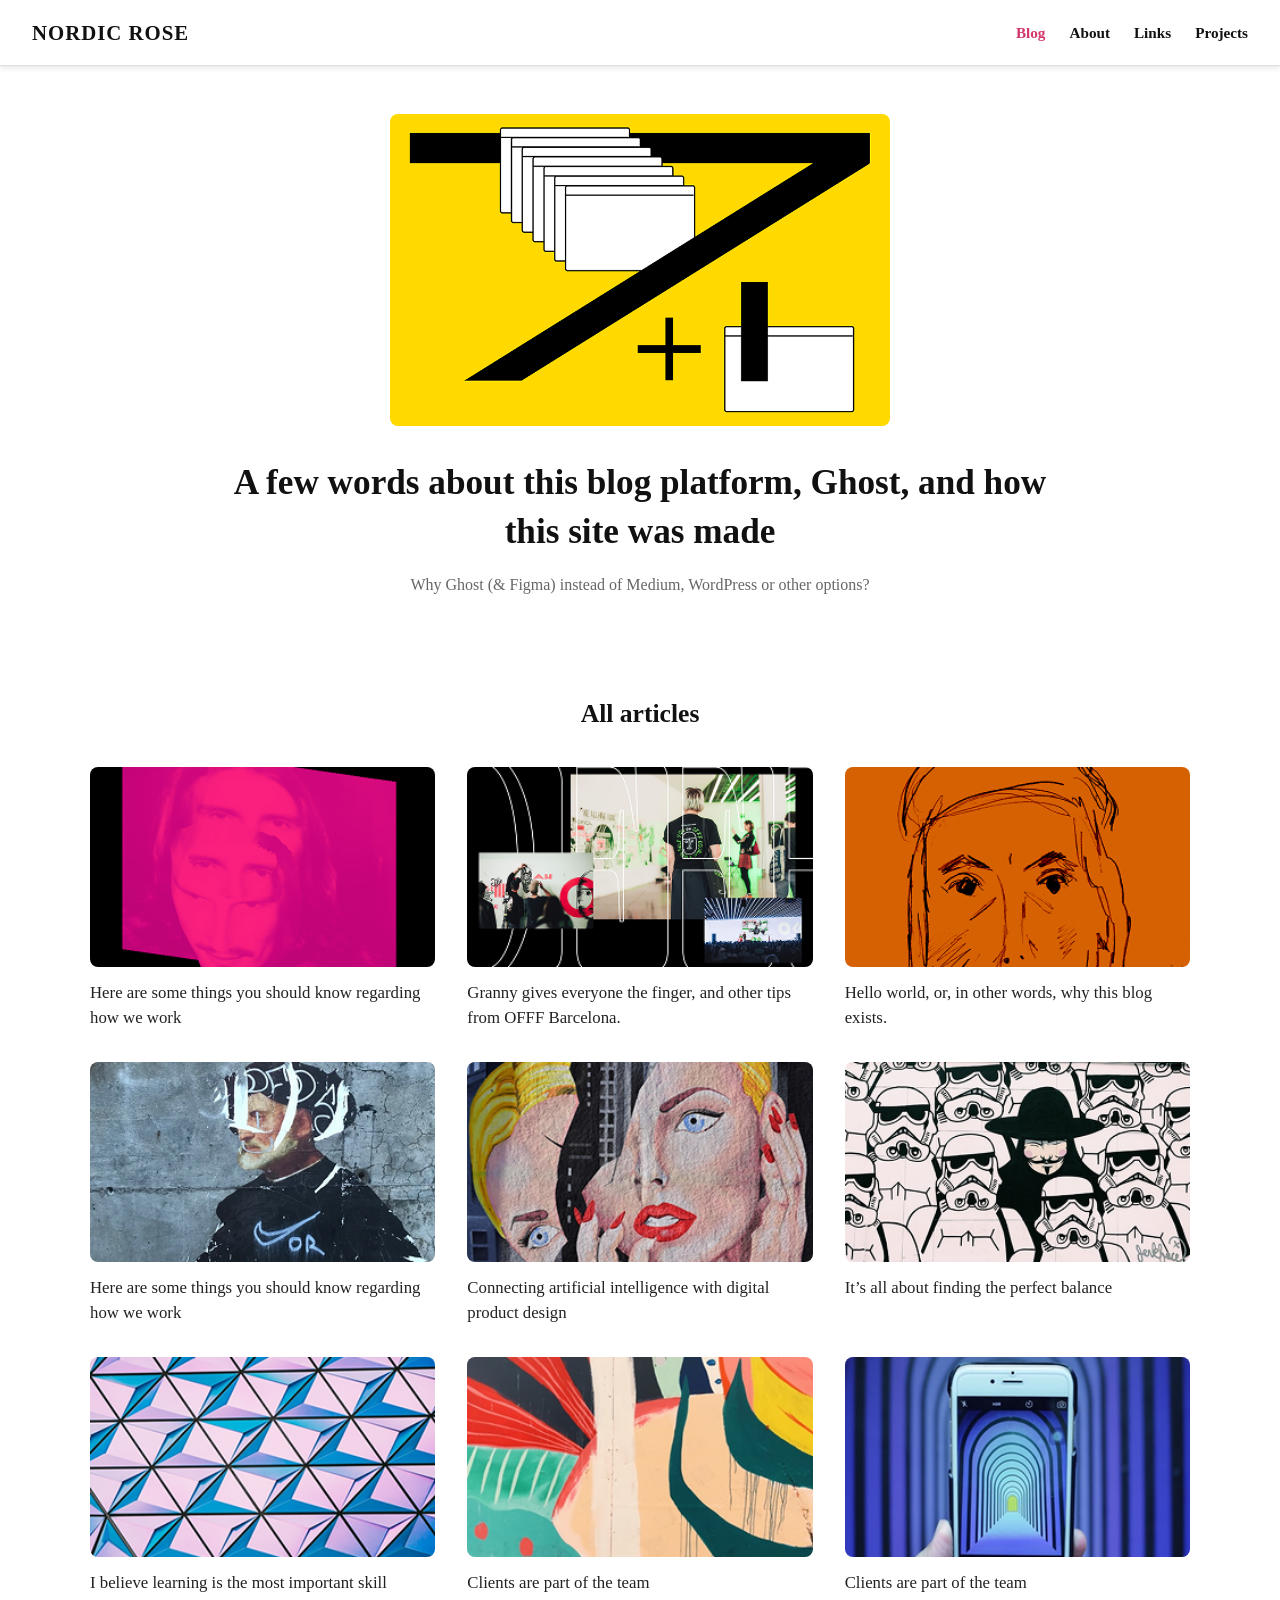
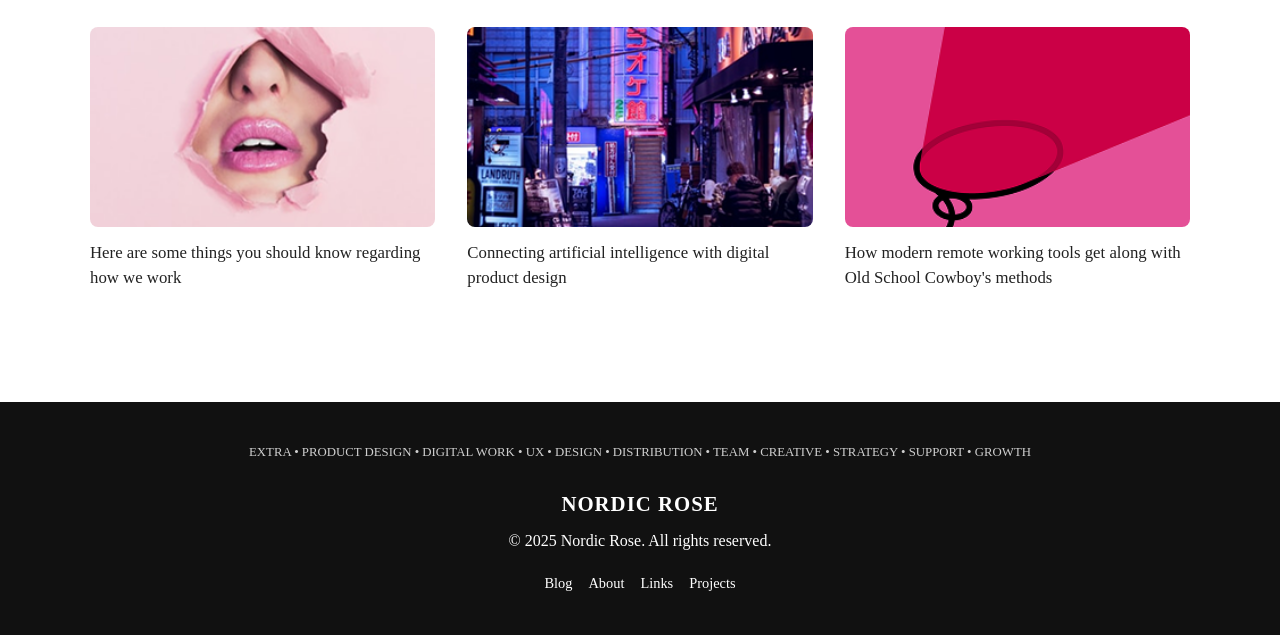
<file: index.html>
<!DOCTYPE html>
<html lang="en">
<head>
  <meta charset="UTF-8">
  <meta name="viewport" content="width=device-width, initial-scale=1.0">
  <title>Nordic Rose</title>
  <link rel="stylesheet" href="./style.css">
</head>
<body>

  <!-- Header -->
  <header class="site-header">
    <div class="logo">NORDIC ROSE</div>
    <nav aria-label="Main navigation">
      <ul class="nav-list">
        <li><a href="article.html" aria-current="page">Blog</a></li>
        <li><a href="about.html">About</a></li>
        <li><a href="link.html">Links</a></li>
        <li><a href="projects.html">Projects</a></li>
      </ul>
    </nav>
  </header>

  <!-- Main Content -->
  <main>
    <!-- Hero Section -->
    <section class="hero">
      <img src="./images/image2.png" alt="Abstract illustration for Nordic Rose blog">
      <h1>A few words about this blog platform, Ghost, and how this site was made</h1>
      <p class="meta">
        Why Ghost (&amp; Figma) instead of Medium, WordPress or other options?
      </p>
    </section>

    <!-- Articles -->
    <section class="articles">
      <h2>All articles</h2>
      <div class="grid">

        <article class="card">
          <img src="./images/Rectangle 12.png" alt="Team collaboration illustration">
          <h3>Here are some things you should know regarding how we work</h3>
        </article>

        <article class="card">
          <img src="./images/Rectangle 13.png" alt="Conference talk in Barcelona">
          <h3>Granny gives everyone the finger, and other tips from OFFF Barcelona.</h3>
        </article>

        <article class="card">
          <img src="./images/Rectangle 13 (1).png" alt="Abstract shapes on white background">
          <h3>Hello world, or, in other words, why this blog exists.</h3>
        </article>

        <article class="card">
          <img src="./images/Rectangle 12 (1).png" alt="Workplace setup with laptop">
          <h3>Here are some things you should know regarding how we work</h3>
        </article>

        <article class="card">
          <img src="./images/Rectangle 14.png" alt="Digital product wireframe design">
          <h3>Connecting artificial intelligence with digital product design</h3>
        </article>

        <article class="card">
          <img src="./images/Rectangle 15.png" alt="Balance scale illustration">
          <h3>It’s all about finding the perfect balance</h3>
        </article>

        <article class="card">
          <img src="./images/Rectangle 12 (2).png" alt="Learning and knowledge growth">
          <h3>I believe learning is the most important skill</h3>
        </article>

        <article class="card">
          <img src="./images/Rectangle 13 (2).png" alt="Team collaboration graphic">
          <h3>Clients are part of the team</h3>
        </article>

        <article class="card">
          <img src="./images/Rectangle 19.png" alt="Abstract lines on dark background">
          <h3>Clients are part of the team</h3>
        </article>

        <article class="card">
          <img src="./images/Rectangle 17.png" alt="Office workspace design">
          <h3>Here are some things you should know regarding how we work</h3>
        </article>

        <article class="card">
          <img src="./images/Rectangle 16.png" alt="Digital product prototyping sketch">
          <h3>Connecting artificial intelligence with digital product design</h3>
        </article>

        <article class="card">
          <img src="./images/Rectangle 18.png" alt="Remote work with cowboy methods illustration">
          <h3>How modern remote working tools get along with Old School Cowboy's methods</h3>
        </article>

      </div>
    </section>
  </main>

  <!-- Footer -->
  <footer class="site-footer">
    <div class="tags">
      EXTRA • PRODUCT DESIGN • DIGITAL WORK • UX • DESIGN • DISTRIBUTION • TEAM • CREATIVE • STRATEGY • SUPPORT • GROWTH
    </div>
    <div class="footer-brand">NORDIC ROSE</div>
    <p>&copy; 2025 Nordic Rose. All rights reserved.</p>
    <nav aria-label="Footer navigation">
      <ul class="footer-nav">
        <li><a href="article.html">Blog</a></li>
        <li><a href="about.html">About</a></li>
        <li><a href="link.html">Links</a></li>
        <li><a href="projects.html">Projects</a></li>
      </ul>
    </nav>
  </footer>

</body>
</html>
</file>
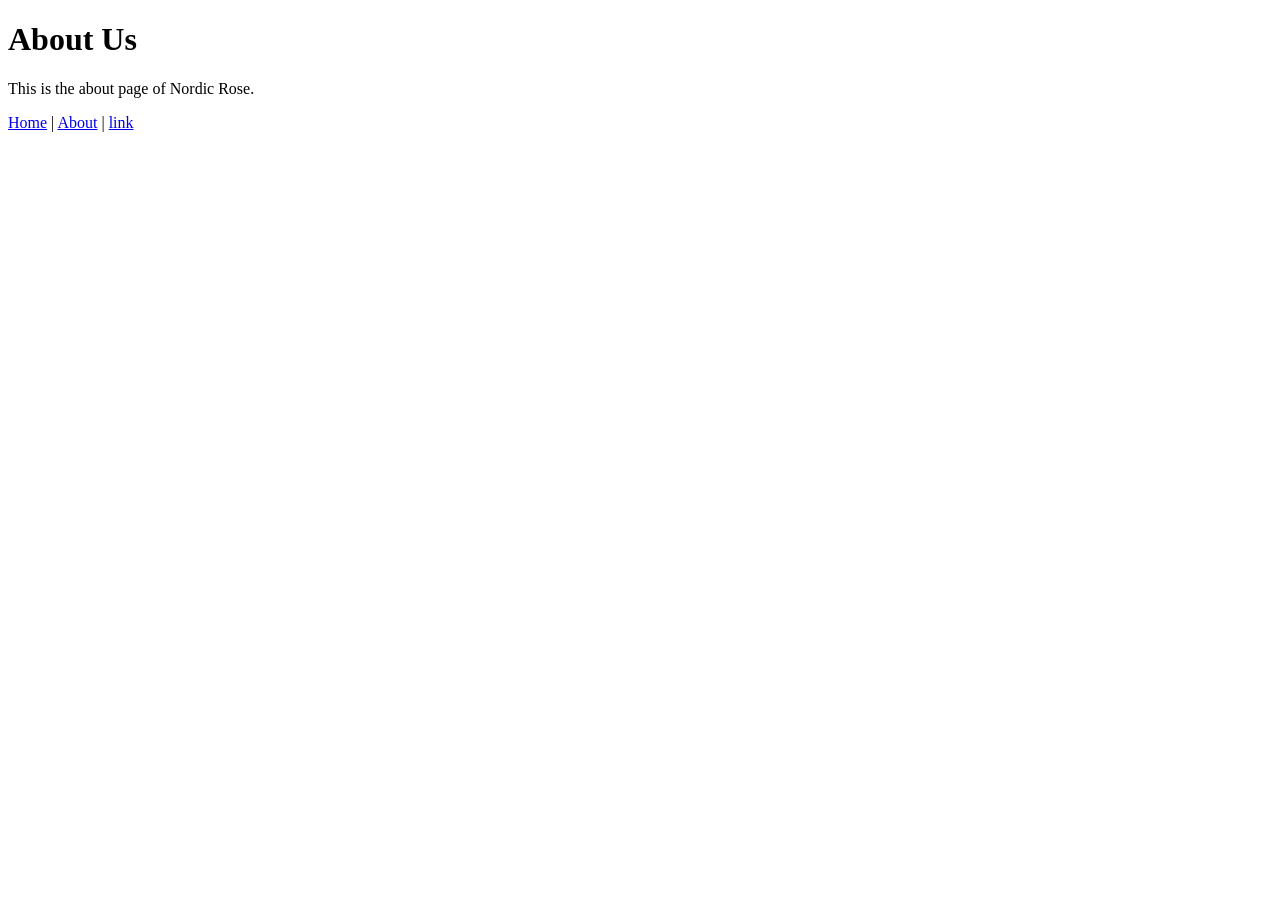
<file: about.html>
<!DOCTYPE html>
<html lang="en">
<head>
    <meta charset="UTF-8">
    <meta name="viewport" content="width=device-width, initial-scale=1.0">
    <title>About</title>
</head>
<body>
    <h1>About Us</h1>
    <p>This is the about page of Nordic Rose.</p>   
    <p>
      <a href="index.html">Home</a> |
      <a href="about.html">About</a> |
      <a href="link.html">link</a>
    </p>
</body>
</html>
</file>
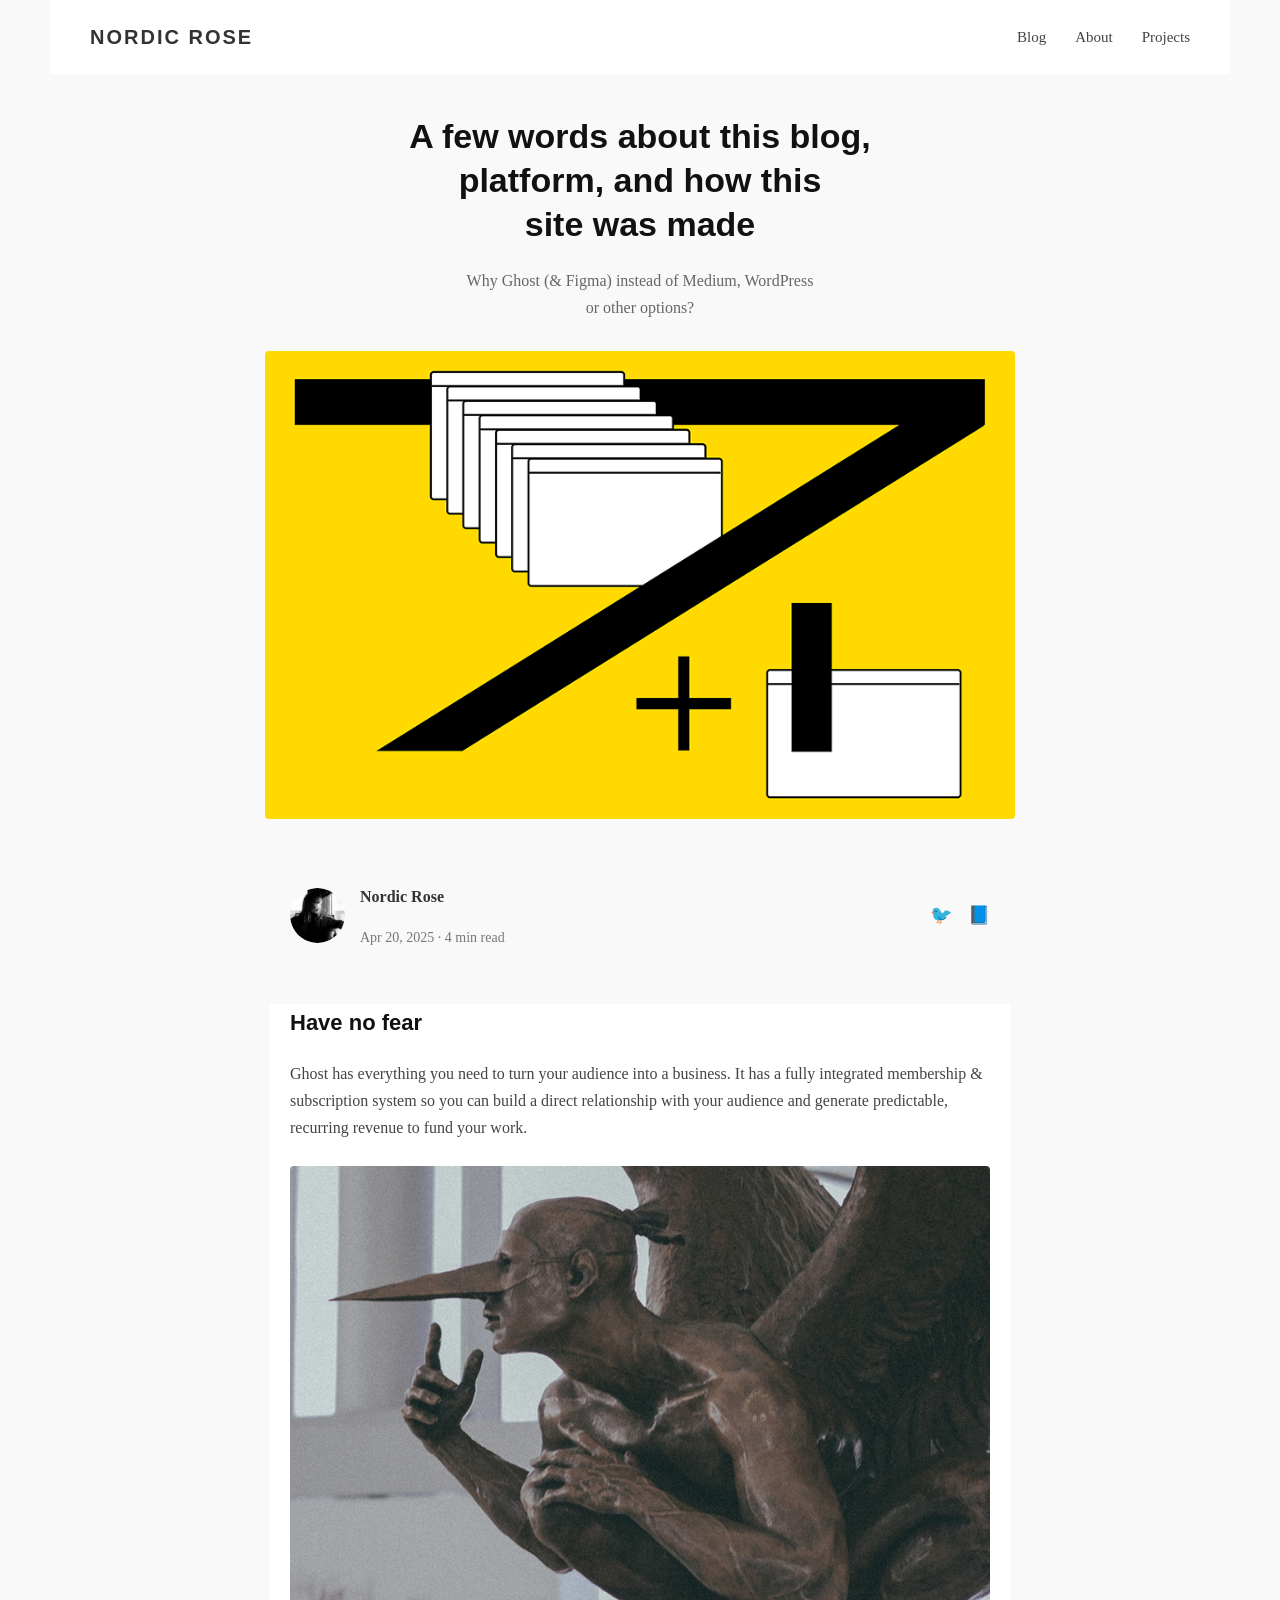
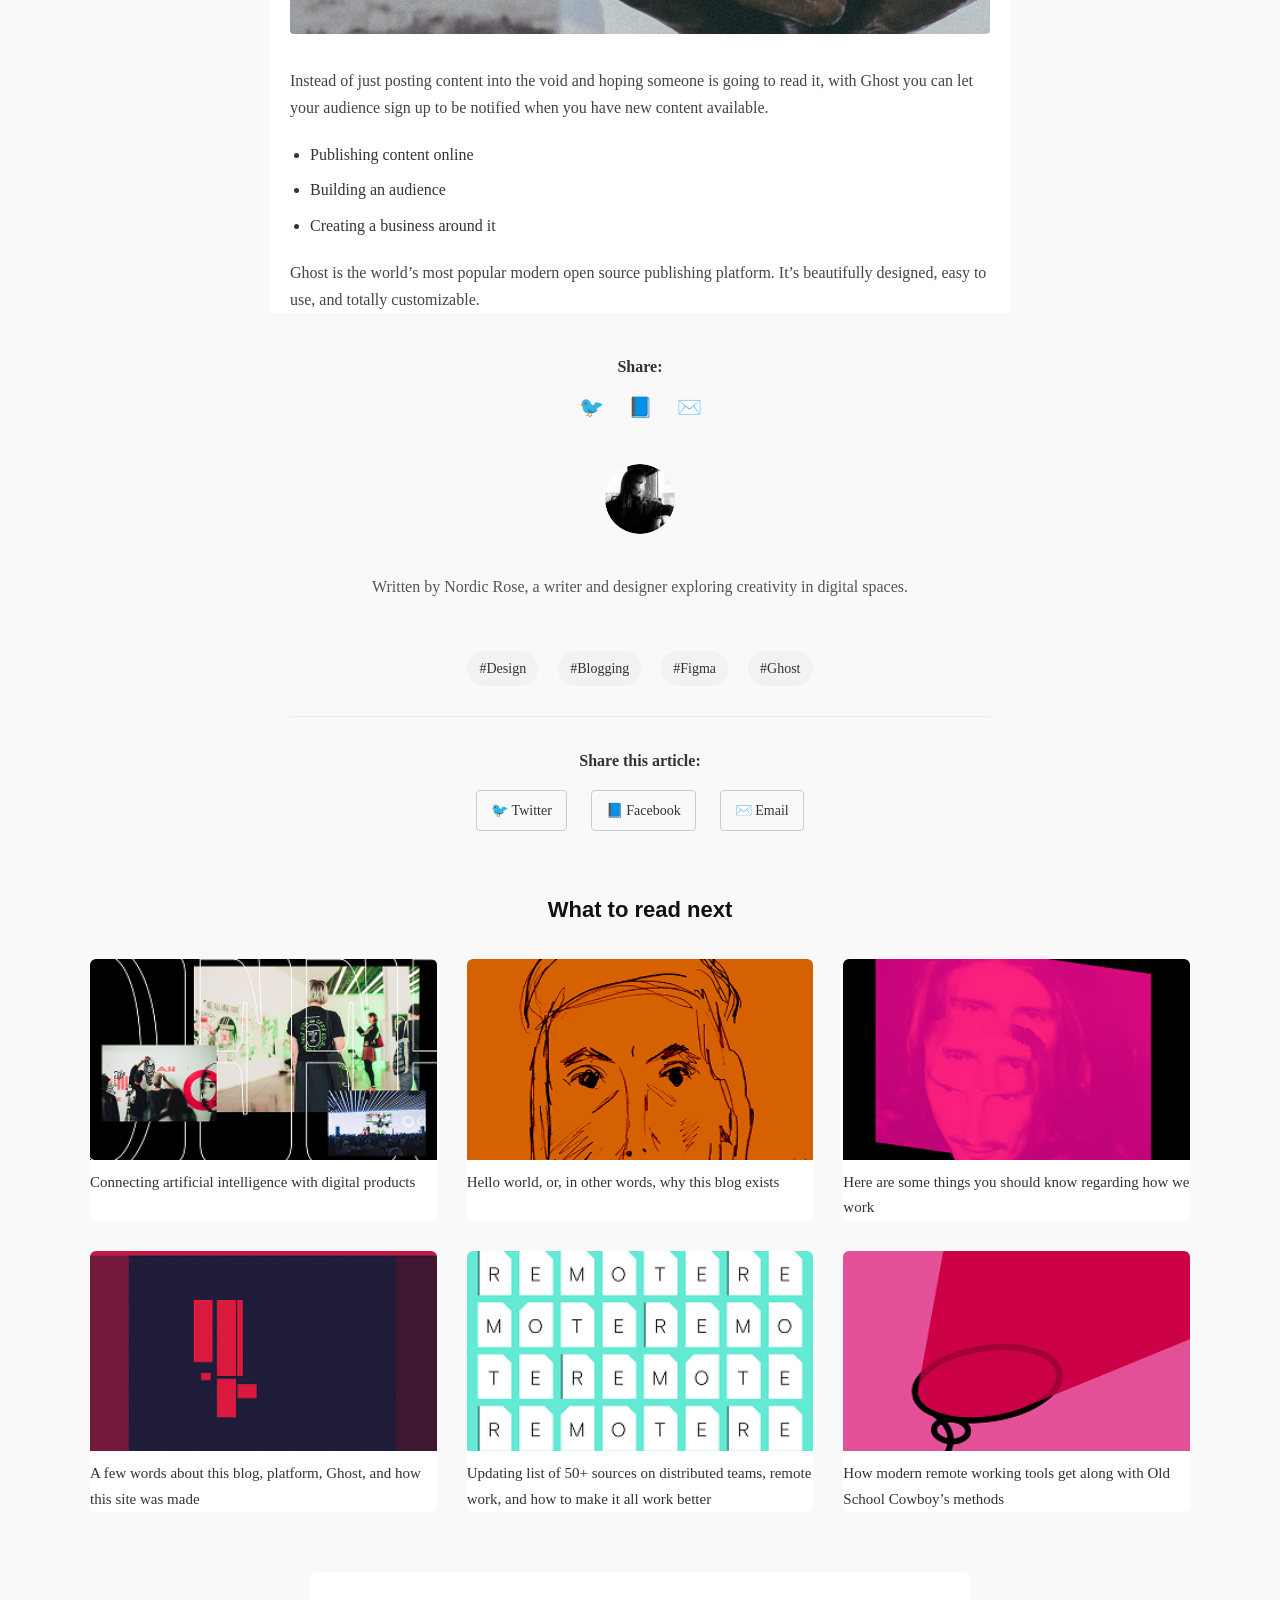
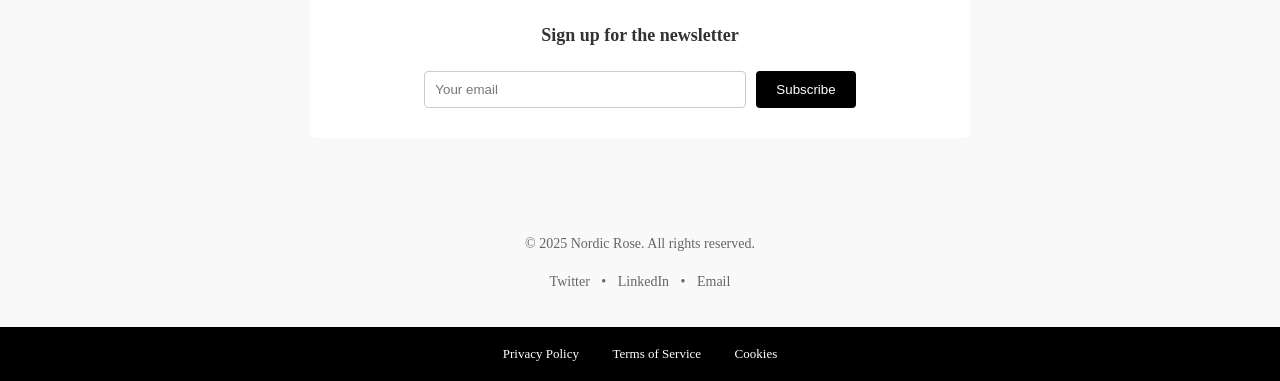
<file: article.html>
<!DOCTYPE html>
<html lang="en">
<head>
  <meta charset="UTF-8">
  <meta name="viewport" content="width=device-width, initial-scale=1.0">
  <title>A few words about this blog</title>
  <link rel="stylesheet" href="./hello.css">
</head>
<body>

  <!-- Header -->
  <header class="site-header">
    <div class="logo">NORDIC ROSE</div>
    <nav>
      <a href="index.html">Blog</a>
      <a href="about.html">About</a>
      <a href="projects.html">Projects</a>
      
    </nav>
  </header>

  <!-- Hero Section -->
  <section class="hero">
    <h1>
      A few words about this blog,<br>
      platform, and how this<br>
      site was made
    </h1>
    <p class="subtext">
      Why Ghost (&amp; Figma) instead of Medium, WordPress<br>
      or other options?
    </p>
    <div class="hero-img">
      <img src="./images/image2.png" alt="Hero Graphic">
    </div>
  </section>

  <!-- Author Info -->
  <section class="author-info">
    <div class="author">
      <img src="./images/Mask Group (1).png" alt="Author">
      <div>
        <p class="name">Nordic Rose</p>
        <p class="date">Apr 20, 2025 · 4 min read</p>
      </div>
      <div class="social">
        <a href="https://x.com/i/flow/single_sign_on">🐦</a>
        <a href="projects.html">📘</a>
      </div>
    </div>
  </section>

  <!-- Article -->
  <article class="article">
    <h2>Have no fear</h2>
    <p>
      Ghost has everything you need to turn your audience into a business. It has
      a fully integrated membership &amp; subscription system so you can build
      a direct relationship with your audience and generate predictable,
      recurring revenue to fund your work.
    </p>

    <div class="image-block">
      <img src="./images/Rectangle 8.png" alt="Inside Article">
    </div>

    <p>
      Instead of just posting content into the void and hoping someone is going
      to read it, with Ghost you can let your audience sign up to be notified
      when you have new content available.
    </p>

    <ul>
      <li>Publishing content online</li>
      <li>Building an audience</li>
      <li>Creating a business around it</li>
    </ul>

    <p>
      Ghost is the world’s most popular modern open source publishing platform.
      It’s beautifully designed, easy to use, and totally customizable.
    </p>
  </article>

  <!-- Share -->
  <section class="share">
    <p>Share:</p>
    <div class="icons">
      <a href="https://x.com/i/flow/single_sign_on">🐦</a>
      <a href="projects.html">📘</a>
      <a href="link.html">✉️</a>
    </div>
  </section>

  <!-- Author Bio -->
  <section class="author-bio">
    <img src="./images/Mask Group (1).png" alt="Author">
    <p>
      Written by Nordic Rose, a writer and designer exploring creativity in
      digital spaces.
    </p>
  </section>

  <!-- ✨ Extra Section (Tags + Divider + Share) -->
  <section class="extra-meta">
    <div class="tags">
      <a href="#">#Design</a>
      <a href="#">#Blogging</a>
      <a href="#">#Figma</a>
      <a href="#">#Ghost</a>
    </div>
    <div class="divider"></div>
    <div class="social-share">
      <p>Share this article:</p>
      <div class="buttons">
        <a href="https://x.com/i/flow/single_sign_on">🐦 Twitter</a>
        <a href="projects.html">📘 Facebook</a>
        <a href="link.html">✉️ Email</a>
      </div>
    </div>
  </section>

  <!-- Recommendations -->
  <section class="recommendations">
    <h3>What to read next</h3>
    <div class="rec-grid">
      <a href="#"><img src="/images/Rectangle 13.png" alt="pic1"> Connecting artificial intelligence with digital products</a>
      <a href="#"><img src="/images/Rectangle 13 (1).png" alt="pic2"> Hello world, or, in other words, why this blog exists</a>
      <a href="#"><img src="/images/Rectangle 12.png" alt="pic3"> Here are some things you should know regarding how we work</a>
      <a href="#"><img src="/images/Rectangle 37.png" alt="pic4"> A few words about this blog, platform, Ghost, and how this site was made</a>
      <a href="#"><img src="/images/Rectangle 39.png" alt="pic5"> Updating list of 50+ sources on distributed teams, remote work, and how to make it all work better</a>
      <a href="#"><img src="/images/Rectangle 18.png" alt="pic6"> How modern remote working tools get along with Old School Cowboy’s methods</a>
    </div>
  </section>

  <!-- Newsletter -->
  <section class="newsletter">
    <p>Sign up for the newsletter</p>
    <form>
      <input type="email" placeholder="Your email">
      <button type="submit">Subscribe</button>
    </form>
  </section>

  <!-- Footer -->
  <footer class="site-footer">
    <div class="footer-main">
      <p>© 2025 Nordic Rose. All rights reserved.</p>
      <p>
        <a href="https://x.com/i/flow/single_sign_on">Twitter</a> • <a href="linkedIn Pakistan: Log In or Sign Up">LinkedIn</a> • <a href="projects.html">Email</a>
      </p>
    </div>
    <!-- Black strip like in screenshot -->
    <div class="footer-bottom">
      <a href="about.html">Privacy Policy</a>
      <a href="index.html">Terms of Service</a>
      <a href="link.html">Cookies</a>
    </div>
  </footer>

</body>
</html>
</file>
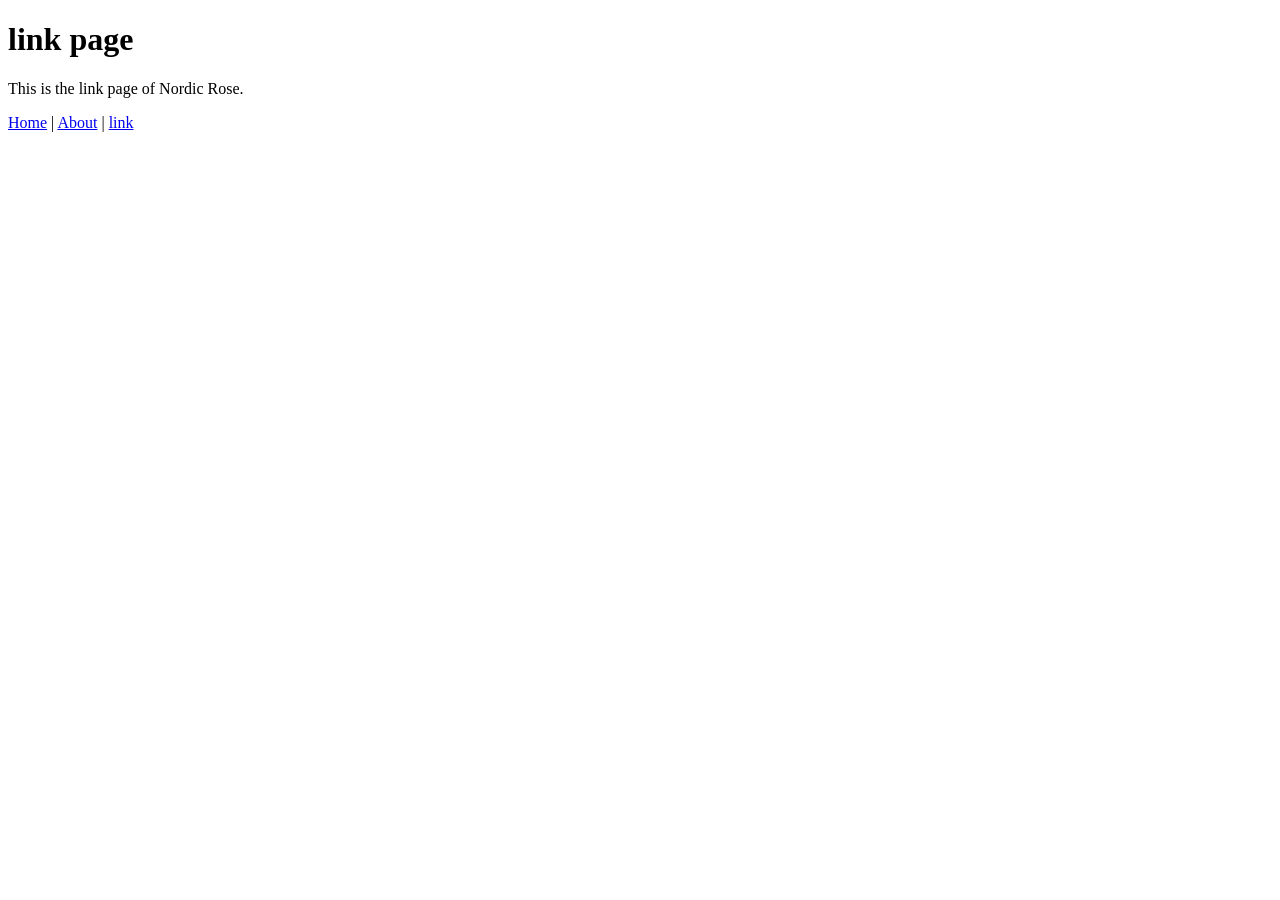
<file: link.html>
<!DOCTYPE html>
<html lang="en">
<head>
    <meta charset="UTF-8">
    <meta name="viewport" content="width=device-width, initial-scale=1.0">
    <title>link</title>
</head>
<body>
    <h1> link page</h1>
    <p>This is the link page of Nordic Rose.</p>
    <p>
      <a href="index.html">Home</a> |
      <a href="about.html">About</a> |
      <a href="link.html">link</a>
    </p>
</body>
</html>
</file>
<file: style.css>
/* Reset */
* {
  margin: 0;
  padding: 0;
  box-sizing: border-box;
}

body {
  font-family: Georgia, serif;
  line-height: 1.6;
  color: #111;
  background: #fff;
}

/* ---------------- Header ---------------- */
.site-header {
  display: flex;
  justify-content: space-between;
  align-items: center;
  padding: 1rem 2rem;
  border-bottom: 1px solid #ddd;
  box-shadow: 0 2px 6px rgba(0,0,0,0.1);
  position: sticky;
  top: 0;
  background: #fff;
  z-index: 1000;
}

.logo {
  font-weight: bold;
  font-size: 1.3rem;
  letter-spacing: 1px;
}

.nav-list {
  display: flex;
  list-style: none;
  gap: 1.5rem;
}

.nav-list a {
  text-decoration: none;
  color: #111;
  font-weight: bold;
  font-size: 0.95rem;
  transition: color 0.2s ease;
}

.nav-list a:hover,
.nav-list a[aria-current="page"] {
  color: #d23669; /* Accent color */
}

/* ---------------- Hero Section ---------------- */
.hero {
  text-align: center;
  padding: 3rem 1rem;
  max-width: 900px;
  margin: 0 auto;
}

.hero img {
  max-width: 500px;
  width: 100%;
  height: auto;
  border-radius: 8px;
}

.hero h1 {
  font-size: 2.2rem;
  margin: 1.5rem auto 1rem;
  line-height: 1.4;
  font-weight: bold;
}

.meta {
  font-size: 1rem;
  color: #666;
}

/* ---------------- Articles ---------------- */
.articles {
  padding: 3rem 1rem;
  text-align: center;
}

.articles h2 {
  margin-bottom: 2rem;
  font-size: 1.6rem;
  font-weight: bold;
}

.grid {
  display: grid;
  grid-template-columns: repeat(auto-fit, minmax(260px, 1fr));
  gap: 2rem;
  max-width: 1100px;
  margin: auto;
}

.card {
  text-align: left;
  transition: transform 0.25s ease, box-shadow 0.25s ease;
  background: #fff;
}

.card:hover {
  transform: translateY(-6px);
  box-shadow: 0 4px 12px rgba(0,0,0,0.1);
}

.card img {
  width: 100%;
  border-radius: 8px;
  display: block;
}

.card h3 {
  margin-top: 0.8rem;
  font-size: 1.05rem;
  font-weight: normal;
  line-height: 1.5;
  color: #222;
}

/* ---------------- Footer ---------------- */
.site-footer {
  background: #111;
  color: #fff;
  text-align: center;
  padding: 2.5rem 1rem;
  margin-top: 4rem;
}

.site-footer .tags {
  font-size: 0.8rem;
  margin-bottom: 1.5rem;
  opacity: 0.8;
}

.footer-brand {
  font-size: 1.3rem;
  font-weight: bold;
  margin-bottom: 0.5rem;
  letter-spacing: 1px;
}

.site-footer p {
  margin: 0.5rem 0;
}

.footer-nav {
  display: flex;
  justify-content: center;
  flex-wrap: wrap;
  gap: 1rem;
  list-style: none;
  margin-top: 1rem;
}

.footer-nav a {
  color: #fff;
  text-decoration: none;
  font-size: 0.9rem;
  transition: color 0.2s ease;
}

.footer-nav a:hover {
  color: #d23669; /* Accent color */
}

/
</file>
<file: hello.css>
/* =======================
   Global Styles
======================= */
body {
  margin: 0;
  font-family: "Georgia", serif;
  font-size: 16px;
  line-height: 1.7;
  color: #333;
  background: #f9f9f9;
}

h1, h2, h3 {
  font-family: "Helvetica Neue", Arial, sans-serif;
  font-weight: bold;
  color: #111;
}

a {
  color: inherit;
  text-decoration: none;
  transition: 0.2s ease;
}

a:hover {
  color: #000;
}

/* =======================
   Header
======================= */
.site-header {
  max-width: 1100px;
  margin: 0 auto;
  padding: 20px 40px;
  display: flex;
  justify-content: space-between;
  align-items: center;
  background: #fff;
}

.site-header .logo {
  font-family: "Helvetica Neue", Arial, sans-serif;
  font-weight: bold;
  font-size: 20px;
  letter-spacing: 2px;
}

.site-header nav a {
  margin-left: 25px;
  font-size: 15px;
  font-weight: 500;
  color: #444;
}

.site-header nav a:hover {
  color: #000;
}

/* =======================
   Hero Section
======================= */
.hero {
  max-width: 750px;
  margin: 40px auto;
  text-align: center;
  padding: 0 20px;
}

.hero h1 {
  font-size: 34px;
  line-height: 1.3;
  margin-bottom: 20px;
}

.hero .subtext {
  font-size: 16px;
  color: #666;
  margin-bottom: 30px;
}

.hero-img img {
  max-width: 100%;
  height: auto;
  border-radius: 4px;
}

/* =======================
   Author Info
======================= */
.author-info {
  max-width: 700px;
  margin: 30px auto;
  padding: 0 20px;
}

.author {
  display: flex;
  align-items: center;
}

.author img {
  width: 55px;
  height: 55px;
  border-radius: 50%;
  margin-right: 15px;
}

.author .name {
  font-weight: bold;
}

.author .date {
  font-size: 14px;
  color: #777;
}

.author .social {
  margin-left: auto;
}

.author .social a {
  margin-left: 12px;
  font-size: 18px;
}

/* =======================
   Article
======================= */
.article {
  max-width: 700px;
  margin: 40px auto;
  padding: 0 20px;
  background: #fff;
}

.article h2 {
  font-size: 22px;
  margin-top: 30px;
}

.article p {
  margin: 18px 0;
  color: #444;
}

.article ul {
  margin: 20px 0;
  padding-left: 20px;
}

.article ul li {
  margin: 8px 0;
}

.image-block {
  text-align: center;
  margin: 25px 0;
}

.image-block img {
  max-width: 100%;
  border-radius: 4px;
}

/* =======================
   Share Section
======================= */
.share {
  max-width: 700px;
  margin: 40px auto;
  padding: 0 20px;
  text-align: center;
}

.share p {
  font-weight: bold;
  margin-bottom: 10px;
}

.share .icons a {
  margin: 0 10px;
  font-size: 20px;
}

/* =======================
   Author Bio
======================= */
.author-bio {
  max-width: 600px;
  margin: 40px auto;
  text-align: center;
  color: #555;
}

.author-bio img {
  width: 70px;
  height: 70px;
  border-radius: 50%;
  margin-bottom: 15px;
}

/* =======================
   Extra Meta Section
======================= */
.extra-meta {
  max-width: 700px;
  margin: 50px auto;
  padding: 0 20px;
  text-align: center;
}

.extra-meta .tags {
  margin-bottom: 20px;
}

.extra-meta .tags a {
  display: inline-block;
  margin: 0 8px;
  padding: 6px 12px;
  font-size: 14px;
  background: #f2f2f2;
  color: #333;
  border-radius: 20px;
  text-decoration: none;
}

.extra-meta .divider {
  width: 100%;
  height: 1px;
  background: #eee;
  margin: 30px 0;
}

.extra-meta .social-share p {
  font-weight: bold;
  margin-bottom: 15px;
}

.extra-meta .social-share .buttons a {
  display: inline-block;
  margin: 0 10px;
  padding: 8px 14px;
  font-size: 14px;
  border: 1px solid #ccc;
  border-radius: 4px;
  text-decoration: none;
  color: #333;
  transition: background 0.2s;
}

.extra-meta .social-share .buttons a:hover {
  background: #000;
  color: #fff;
}

/* =======================
   Recommendations
======================= */
.recommendations {
  max-width: 1100px;
  margin: 60px auto;
  padding: 0 20px;
  text-align: center;
}

.recommendations h3 {
  font-size: 22px;
  margin-bottom: 30px;
}

.rec-grid {
  display: grid;
  grid-template-columns: repeat(auto-fit, minmax(280px, 1fr));
  gap: 30px;
}

.rec-grid a {
  display: block;
  background: #fff;
  border-radius: 6px;
  overflow: hidden;
  text-align: left;
  font-size: 15px;
  color: #333;
  transition: transform 0.2s;
}

.rec-grid a:hover {
  transform: translateY(-4px);
}

.rec-grid img {
  width: 100%;
  height: auto;
  display: block;
  margin-bottom: 10px;
}

/* =======================
   Newsletter
======================= */
.newsletter {
  max-width: 600px;
  margin: 60px auto;
  text-align: center;
  background: #fff;
  padding: 30px;
  border-radius: 6px;
}

.newsletter p {
  font-size: 18px;
  font-weight: bold;
  margin-bottom: 20px;
}

.newsletter form {
  display: flex;
  justify-content: center;
  gap: 10px;
}

.newsletter input {
  padding: 10px;
  flex: 1;
  border: 1px solid #ccc;
  border-radius: 4px;
  max-width: 300px;
}

.newsletter button {
  padding: 10px 20px;
  border: none;
  background: #000;
  color: #fff;
  border-radius: 4px;
  cursor: pointer;
  transition: 0.2s;
}

.newsletter button:hover {
  background: #333;
}

/* =======================
   Footer
======================= */
.site-footer {
  margin-top: 50px;
  font-size: 14px;
  color: #666;
  text-align: center;
}

.site-footer .footer-main {
  padding: 20px 0;
}

.site-footer .footer-main a {
  margin: 0 8px;
  font-size: 14px;
  color: #666;
}

.site-footer .footer-bottom {
  background: #000;
  color: #fff;
  padding: 15px 0;
}

.site-footer .footer-bottom a {
  color: #fff;
  margin: 0 15px;
  font-size: 13px;
}

.site-footer .footer-bottom a:hover {
  text-decoration: underline;
}
</file>
